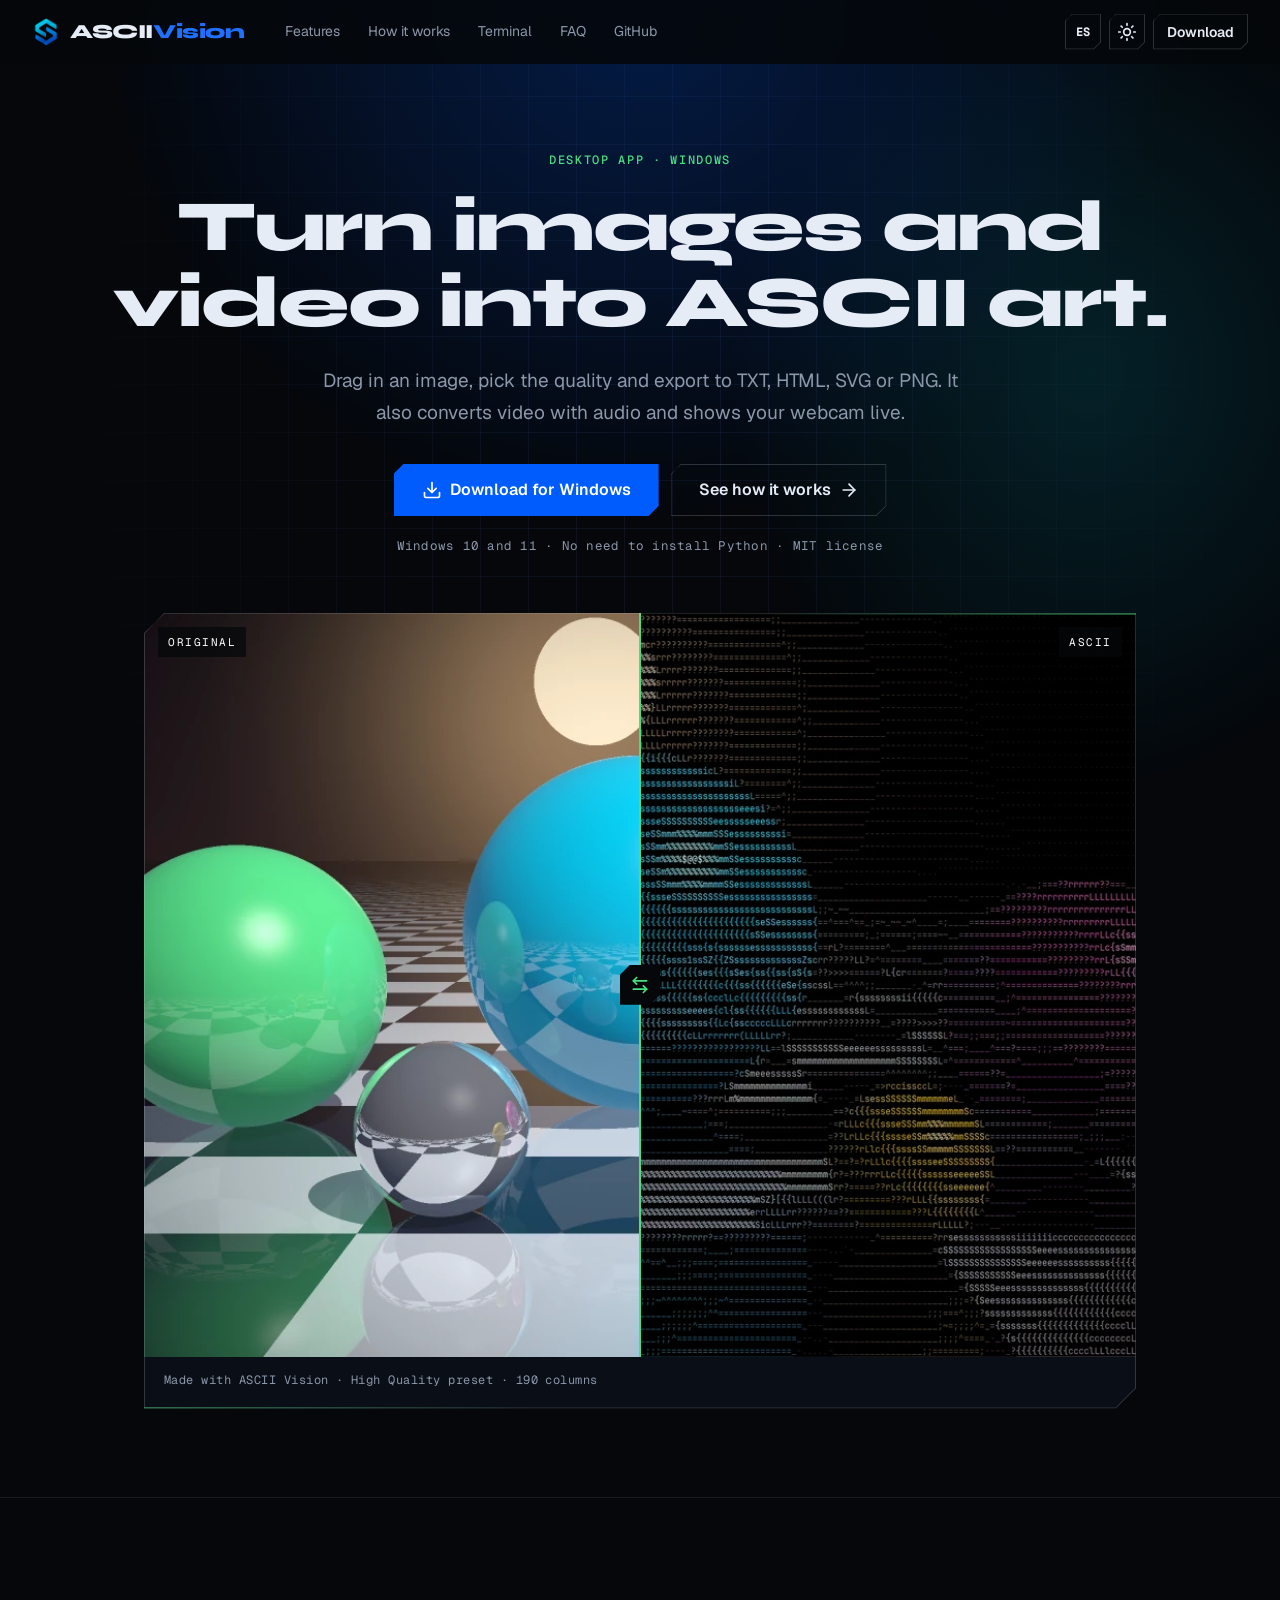
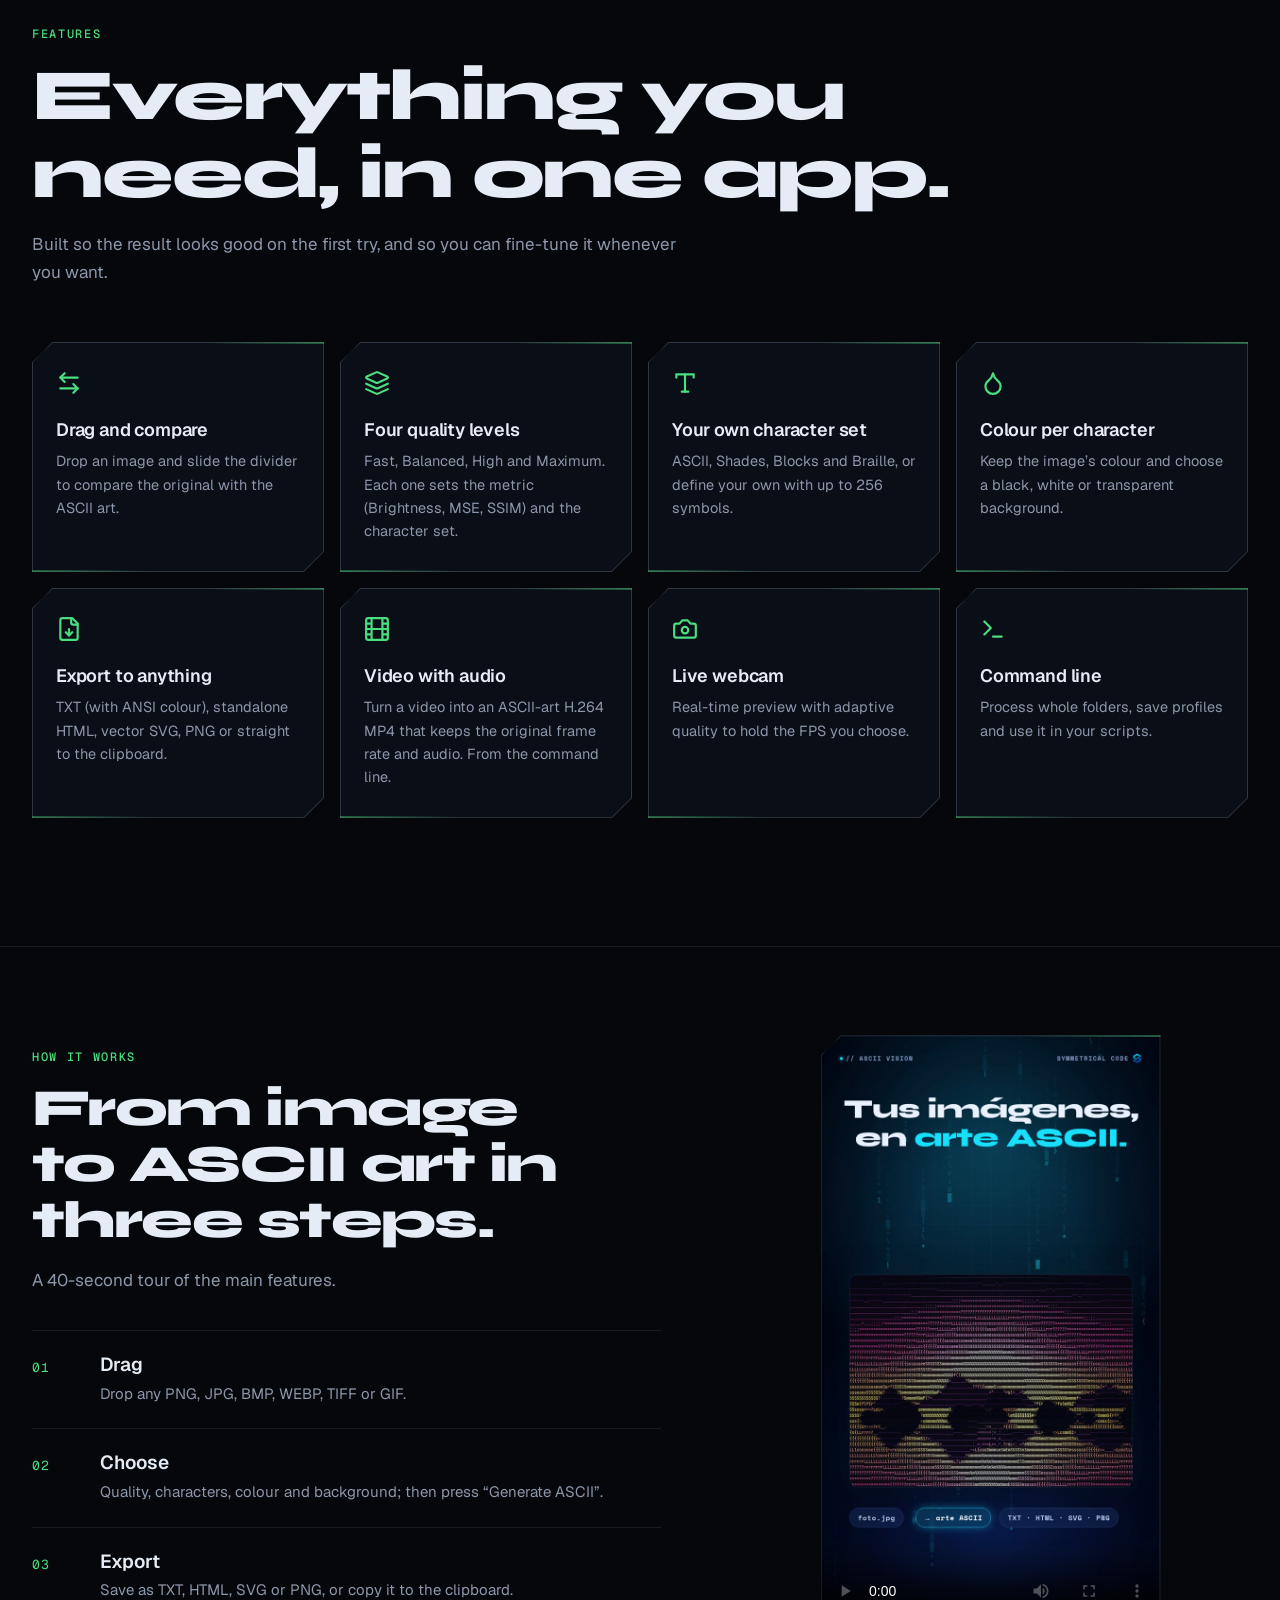
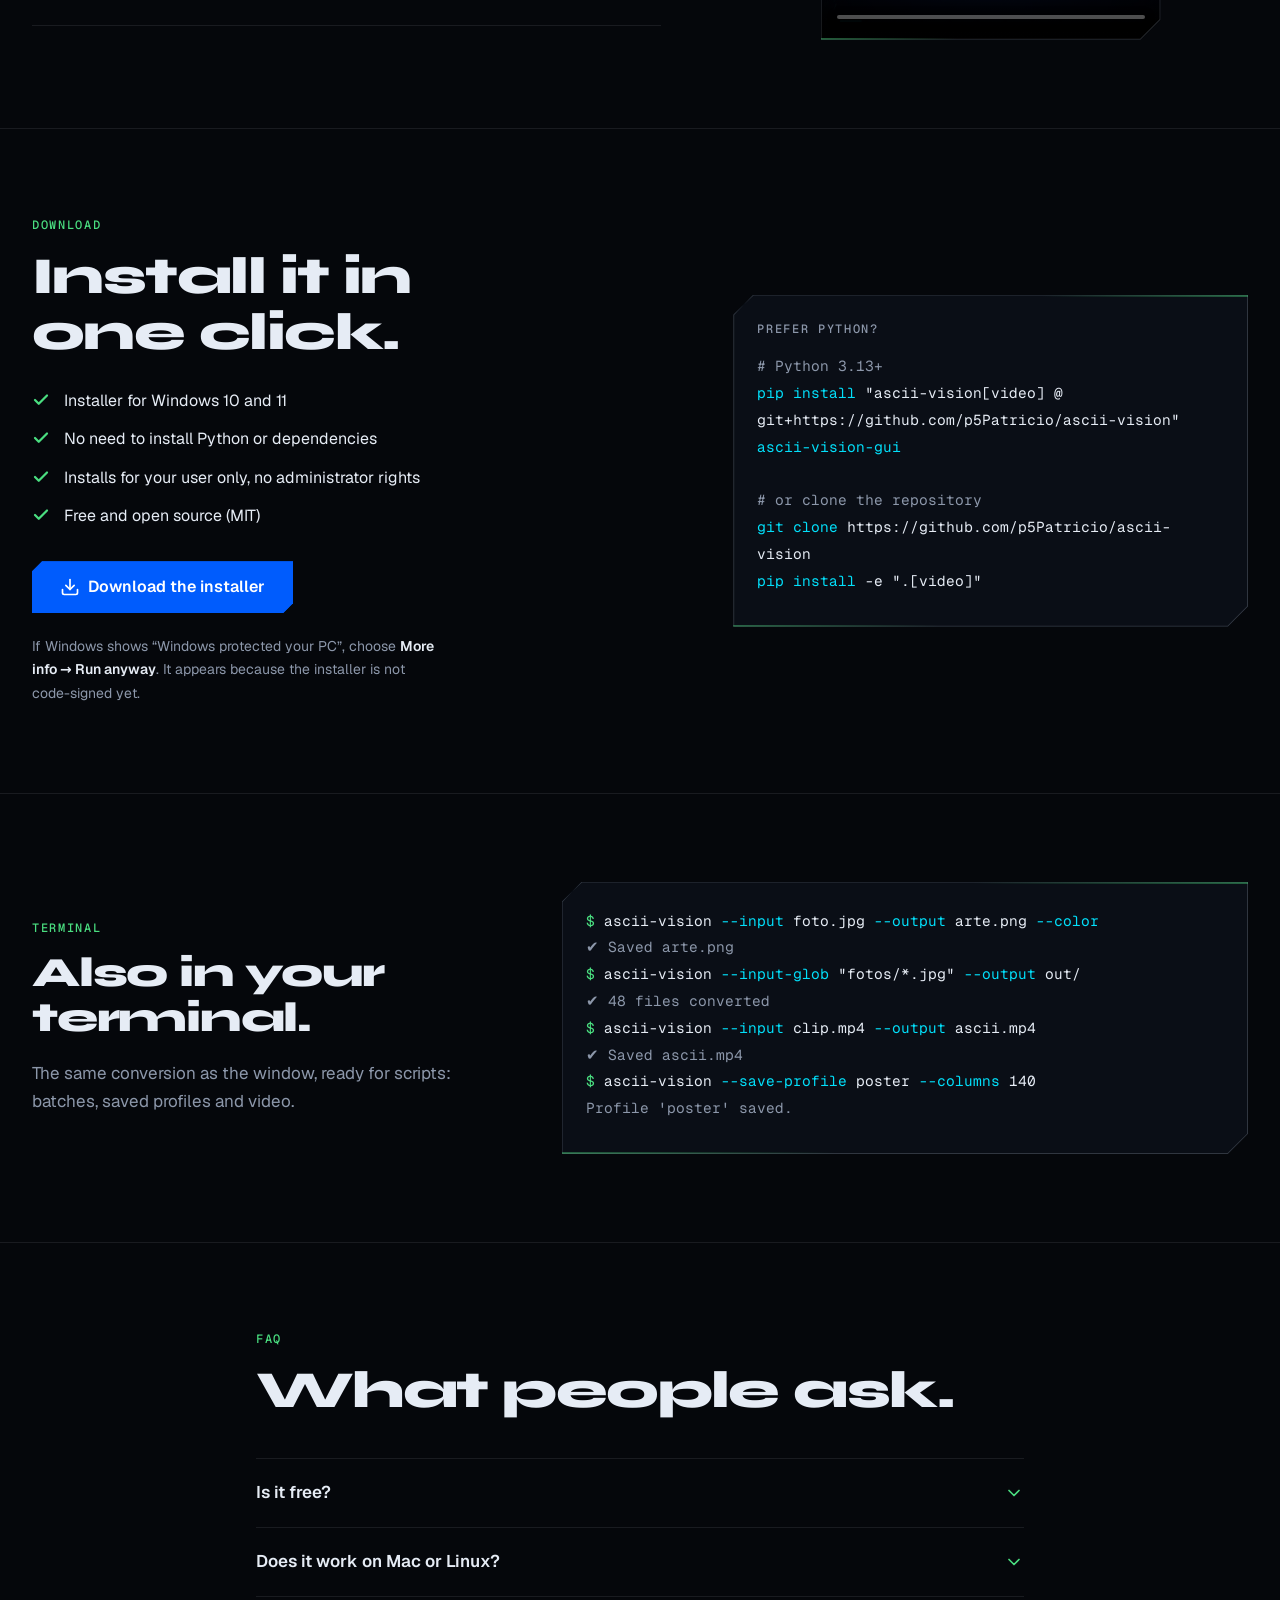
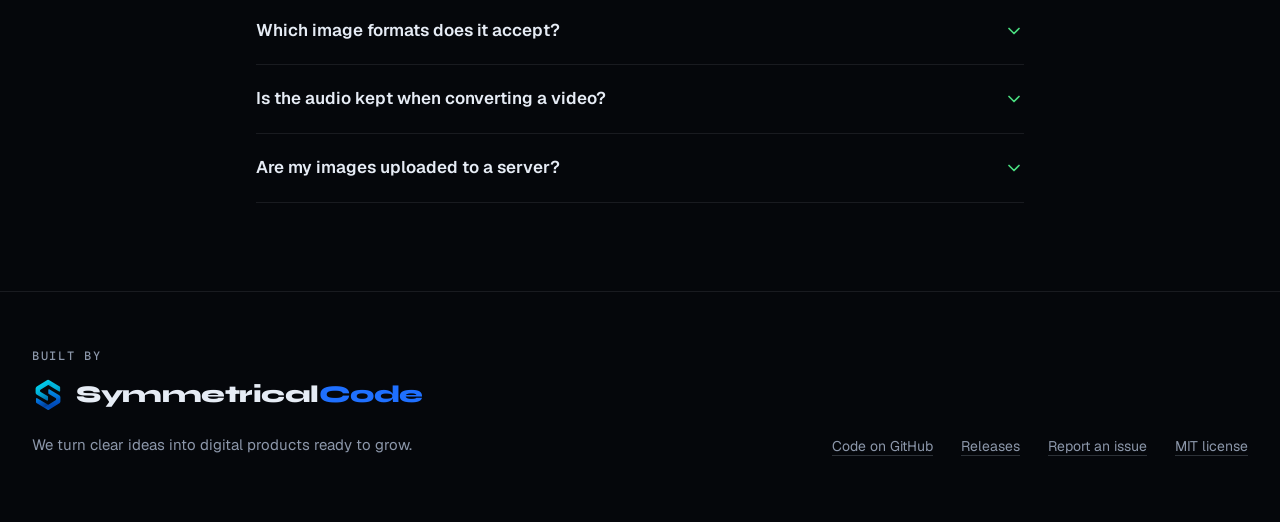
<file: site/index.html>
<!doctype html>
<html lang="es" class="dark">
<head>
<meta charset="utf-8">
<meta name="viewport" content="width=device-width,initial-scale=1">
<title>ASCII Vision — Convierte imágenes y video en arte ASCII</title>
<meta name="description" content="ASCII Vision convierte imágenes, video y webcam en arte ASCII, Braille y bloques. Exporta a TXT, HTML, SVG o PNG. Descarga gratis el instalador para Windows.">
<meta http-equiv="Content-Security-Policy" content="default-src 'self'; script-src 'self'; style-src 'self' 'unsafe-inline'; img-src 'self' data:; media-src 'self'; font-src 'self'; connect-src 'self' https://api.github.com; object-src 'none'; base-uri 'self'; form-action 'none'">
<meta name="theme-color" content="#05070b">
<link rel="icon" href="favicon.svg" type="image/svg+xml">
<link rel="canonical" href="https://ascii.symmetricalcode.com/">
<meta property="og:type" content="website">
<meta property="og:title" content="ASCII Vision — Convierte imágenes y video en arte ASCII">
<meta property="og:description" content="Arrastra una imagen, elige la calidad y exporta a TXT, HTML, SVG o PNG. También video con audio y webcam en vivo.">
<meta property="og:image" content="https://ascii.symmetricalcode.com/assets/og.jpg">
<meta name="twitter:card" content="summary_large_image">
<link rel="preload" href="assets/fonts/syne-latin.woff2" as="font" type="font/woff2" crossorigin>
<link rel="preload" href="assets/fonts/geist-latin.woff2" as="font" type="font/woff2" crossorigin>
<link rel="stylesheet" href="assets/fonts/fonts.css">
<link rel="stylesheet" href="style.css">
<script src="theme-init.js"></script>
</head>
<body>
<a class="skip" href="#main" data-i18n="skip">Saltar al contenido</a>

<!-- Icon sprite (Lucide, ISC licence) -->
<svg class="sprite" width="0" height="0" aria-hidden="true" focusable="false">
  <symbol id="i-download" viewBox="0 0 24 24"><path d="M21 15v4a2 2 0 0 1-2 2H5a2 2 0 0 1-2-2v-4"/><polyline points="7 10 12 15 17 10"/><line x1="12" x2="12" y1="15" y2="3"/></symbol>
  <symbol id="i-arrow" viewBox="0 0 24 24"><path d="M5 12h14"/><path d="m12 5 7 7-7 7"/></symbol>
  <symbol id="i-sun" viewBox="0 0 24 24"><circle cx="12" cy="12" r="4"/><path d="M12 2v2M12 20v2m-7.07-2.93 1.41-1.41m11.32-11.32 1.41-1.41M2 12h2m16 0h2M6.34 6.34 4.93 4.93m14.14 14.14-1.41-1.41"/></symbol>
  <symbol id="i-moon" viewBox="0 0 24 24"><path d="M12 3a6 6 0 0 0 9 9 9 9 0 1 1-9-9Z"/></symbol>
  <symbol id="i-menu" viewBox="0 0 24 24"><path d="M4 6h16M4 12h16M4 18h16"/></symbol>
  <symbol id="i-x" viewBox="0 0 24 24"><path d="M18 6 6 18M6 6l12 12"/></symbol>
  <symbol id="i-chevron" viewBox="0 0 24 24"><path d="m6 9 6 6 6-6"/></symbol>
  <symbol id="i-compare" viewBox="0 0 24 24"><path d="m8 3-4 4 4 4"/><path d="M4 7h16"/><path d="m16 21 4-4-4-4"/><path d="M20 17H4"/></symbol>
  <symbol id="i-layers" viewBox="0 0 24 24"><path d="M12.83 2.18a2 2 0 0 0-1.66 0L2.6 6.08a1 1 0 0 0 0 1.83l8.58 3.91a2 2 0 0 0 1.66 0l8.58-3.9a1 1 0 0 0 0-1.83Z"/><path d="m22 17.65-9.17 4.16a2 2 0 0 1-1.66 0L2 17.65"/><path d="m22 12.65-9.17 4.16a2 2 0 0 1-1.66 0L2 12.65"/></symbol>
  <symbol id="i-type" viewBox="0 0 24 24"><polyline points="4 7 4 4 20 4 20 7"/><line x1="9" x2="15" y1="20" y2="20"/><line x1="12" x2="12" y1="4" y2="20"/></symbol>
  <symbol id="i-drop" viewBox="0 0 24 24"><path d="M12 22a7 7 0 0 0 7-7c0-2-1-3.9-3-5.5s-3.5-4-4-6.5c-.5 2.5-2 4.9-4 6.5C6 11.1 5 13 5 15a7 7 0 0 0 7 7z"/></symbol>
  <symbol id="i-file" viewBox="0 0 24 24"><path d="M15 2H6a2 2 0 0 0-2 2v16a2 2 0 0 0 2 2h12a2 2 0 0 0 2-2V7Z"/><path d="M14 2v4a2 2 0 0 0 2 2h4"/><path d="M12 18v-6"/><path d="m9 15 3 3 3-3"/></symbol>
  <symbol id="i-film" viewBox="0 0 24 24"><rect width="20" height="20" x="2" y="2" rx="2"/><path d="M7 2v20M17 2v20M2 12h20M2 7h5M2 17h5M17 17h5M17 7h5"/></symbol>
  <symbol id="i-camera" viewBox="0 0 24 24"><path d="M14.5 4h-5L7 7H4a2 2 0 0 0-2 2v9a2 2 0 0 0 2 2h16a2 2 0 0 0 2-2V9a2 2 0 0 0-2-2h-3l-2.5-3z"/><circle cx="12" cy="13" r="3"/></symbol>
  <symbol id="i-terminal" viewBox="0 0 24 24"><polyline points="4 17 10 11 4 5"/><line x1="12" x2="20" y1="19" y2="19"/></symbol>
</svg>

<header class="nav" id="nav">
  <div class="nav__in container">
    <a class="brand" href="#top" aria-label="ASCII Vision">
      <img src="favicon.svg" width="28" height="28" alt="">
      <span class="brand__word">ASCII<span>Vision</span></span>
    </a>
    <nav class="nav__links" aria-label="Principal" data-i18n-attr="aria-label:nav.label">
      <a href="#funciones" data-i18n="nav.features">Funciones</a>
      <a href="#como-funciona" data-i18n="nav.how">Cómo funciona</a>
      <a href="#terminal" data-i18n="nav.terminal">Terminal</a>
      <a href="#faq" data-i18n="nav.faq">Preguntas</a>
      <a href="https://github.com/p5Patricio/ascii-vision">GitHub</a>
    </nav>
    <div class="nav__actions">
      <button class="sc-btn sc-btn--secondary sc-btn--icon sc-btn--sm" id="lang" type="button" aria-label="Cambiar idioma" title="Cambiar idioma" data-i18n-attr="aria-label:nav.lang;title:nav.lang"><span class="mono" id="lang-label">EN</span></button>
      <button class="sc-btn sc-btn--secondary sc-btn--icon sc-btn--sm" id="theme" type="button" aria-label="Cambiar tema" title="Cambiar tema" data-i18n-attr="aria-label:nav.theme;title:nav.theme">
        <svg class="ico ico--sun" aria-hidden="true"><use href="#i-sun"/></svg>
        <svg class="ico ico--moon" aria-hidden="true"><use href="#i-moon"/></svg>
      </button>
      <a class="sc-btn sc-btn--secondary sc-btn--sm nav__cta" href="#descargar" data-i18n="nav.cta">Descargar</a>
      <button class="sc-btn sc-btn--secondary sc-btn--icon sc-btn--sm nav__menu" id="menu" type="button" aria-label="Abrir menú" aria-expanded="false" aria-controls="sheet" data-i18n-attr="aria-label:nav.menu">
        <svg class="ico ico--open" aria-hidden="true"><use href="#i-menu"/></svg>
        <svg class="ico ico--close" aria-hidden="true"><use href="#i-x"/></svg>
      </button>
    </div>
  </div>
</header>

<div class="sheet" id="sheet" role="dialog" aria-modal="true" aria-label="Menú" data-i18n-attr="aria-label:nav.sheet" hidden>
  <nav class="sheet__links" aria-label="Principal" data-i18n-attr="aria-label:nav.label">
    <a href="#funciones" data-i18n="nav.features">Funciones</a>
    <a href="#como-funciona" data-i18n="nav.how">Cómo funciona</a>
    <a href="#terminal" data-i18n="nav.terminal">Terminal</a>
    <a href="#faq" data-i18n="nav.faq">Preguntas</a>
    <a href="https://github.com/p5Patricio/ascii-vision">GitHub</a>
  </nav>
  <a class="sc-btn sc-btn--primary sc-btn--lg" href="#descargar" data-sheet-close>
    <span data-i18n="nav.cta">Descargar</span><svg class="ico" aria-hidden="true"><use href="#i-arrow"/></svg>
  </a>
</div>

<main id="main">
  <!-- Hero -->
  <section class="hero" id="top">
    <div class="backdrop" aria-hidden="true"></div>
    <div class="container hero__in">
      <p class="eyebrow eyebrow--accent" data-i18n="hero.eyebrow">Aplicación de escritorio · Windows</p>
      <h1 class="hero__title" data-i18n="hero.title">Convierte imágenes y video en arte ASCII.</h1>
      <p class="hero__lead" data-i18n="hero.lead">Arrastra una imagen, elige la calidad y exporta a TXT, HTML, SVG o PNG. También convierte video con audio y muestra tu webcam en vivo.</p>
      <div class="hero__cta">
        <a class="sc-btn sc-btn--primary sc-btn--lg" id="dl-hero" href="https://github.com/p5Patricio/ascii-vision/releases/latest">
          <svg class="ico" aria-hidden="true"><use href="#i-download"/></svg>
          <span data-i18n="hero.cta1">Descargar para Windows</span>
        </a>
        <a class="sc-btn sc-btn--secondary sc-btn--lg" href="#como-funciona">
          <span data-i18n="hero.cta2">Ver cómo funciona</span><svg class="ico" aria-hidden="true"><use href="#i-arrow"/></svg>
        </a>
      </div>
      <p class="meta mono" id="dlmeta" aria-live="polite" data-i18n="hero.meta">Windows 10 y 11 · No necesitas instalar Python · Licencia MIT</p>

      <figure class="cmp cut-card" id="cmp">
        <div class="cmp__stage">
          <img class="cmp__img" src="assets/compare-original.webp" width="960" height="720" alt="Cinco esferas brillantes de colores sobre un piso de ajedrez con reflejos: imagen original" data-i18n-attr="alt:cmp.alt1">
          <img class="cmp__img cmp__ascii" src="assets/compare-ascii.webp" width="960" height="720" alt="La misma escena convertida en arte ASCII a color" data-i18n-attr="alt:cmp.alt2">
          <span class="cmp__line" aria-hidden="true"><span class="cmp__knob"><svg class="ico"><use href="#i-compare"/></svg></span></span>
          <span class="cmp__tag cmp__tag--l mono" data-i18n="cmp.l">Original</span>
          <span class="cmp__tag cmp__tag--r mono">ASCII</span>
          <input class="cmp__range" id="cmp-range" type="range" min="0" max="100" value="50" step="1" aria-label="Desliza para comparar el original con el arte ASCII" data-i18n-attr="aria-label:cmp.range">
        </div>
        <figcaption class="mono" data-i18n="cmp.cap">Hecho con ASCII Vision · calidad High Quality · 190 columnas</figcaption>
        <span class="cut-card__corner cut-card__corner--tr" aria-hidden="true"></span>
        <span class="cut-card__corner cut-card__corner--bl" aria-hidden="true"></span>
      </figure>
    </div>
  </section>

  <!-- Features -->
  <section class="section section--lg" id="funciones">
    <div class="container">
      <header class="sh sh--xl">
        <p class="eyebrow" data-i18n="feat.eyebrow">Funciones</p>
        <h2 class="sh__title" data-i18n="feat.title">Todo lo que necesitas, en una sola app.</h2>
        <p class="sh__desc" data-i18n="feat.desc">Pensada para que el resultado se vea bien a la primera y para afinarlo cuando quieras.</p>
      </header>
      <div class="features">
        <article class="cut-card feat"><svg class="ico ico--accent" aria-hidden="true"><use href="#i-compare"/></svg><h3 data-i18n="f1.t">Arrastra y compara</h3><p data-i18n="f1.d">Suelta una imagen y desliza el divisor para comparar el original con el arte ASCII.</p><span class="cut-card__corner cut-card__corner--tr" aria-hidden="true"></span><span class="cut-card__corner cut-card__corner--bl" aria-hidden="true"></span></article>
        <article class="cut-card feat"><svg class="ico ico--accent" aria-hidden="true"><use href="#i-layers"/></svg><h3 data-i18n="f2.t">Cuatro niveles de calidad</h3><p data-i18n="f2.d">Fast, Balanced, High y Maximum. Cada uno ajusta la métrica (Brightness, MSE, SSIM) y el juego de caracteres.</p><span class="cut-card__corner cut-card__corner--tr" aria-hidden="true"></span><span class="cut-card__corner cut-card__corner--bl" aria-hidden="true"></span></article>
        <article class="cut-card feat"><svg class="ico ico--accent" aria-hidden="true"><use href="#i-type"/></svg><h3 data-i18n="f3.t">Tu juego de caracteres</h3><p data-i18n="f3.d">ASCII, Shades, Blocks y Braille, o define el tuyo con hasta 256 símbolos.</p><span class="cut-card__corner cut-card__corner--tr" aria-hidden="true"></span><span class="cut-card__corner cut-card__corner--bl" aria-hidden="true"></span></article>
        <article class="cut-card feat"><svg class="ico ico--accent" aria-hidden="true"><use href="#i-drop"/></svg><h3 data-i18n="f4.t">Color por carácter</h3><p data-i18n="f4.d">Conserva el color de la imagen y elige fondo negro, blanco o transparente.</p><span class="cut-card__corner cut-card__corner--tr" aria-hidden="true"></span><span class="cut-card__corner cut-card__corner--bl" aria-hidden="true"></span></article>
        <article class="cut-card feat"><svg class="ico ico--accent" aria-hidden="true"><use href="#i-file"/></svg><h3 data-i18n="f5.t">Exporta a lo que quieras</h3><p data-i18n="f5.d">TXT (con color ANSI), HTML autónomo, SVG vectorial, PNG o directo al portapapeles.</p><span class="cut-card__corner cut-card__corner--tr" aria-hidden="true"></span><span class="cut-card__corner cut-card__corner--bl" aria-hidden="true"></span></article>
        <article class="cut-card feat"><svg class="ico ico--accent" aria-hidden="true"><use href="#i-film"/></svg><h3 data-i18n="f6.t">Video con audio</h3><p data-i18n="f6.d">Convierte un video a MP4 H.264 con arte ASCII, conservando el FPS original y el audio. Desde la línea de comandos.</p><span class="cut-card__corner cut-card__corner--tr" aria-hidden="true"></span><span class="cut-card__corner cut-card__corner--bl" aria-hidden="true"></span></article>
        <article class="cut-card feat"><svg class="ico ico--accent" aria-hidden="true"><use href="#i-camera"/></svg><h3 data-i18n="f7.t">Webcam en vivo</h3><p data-i18n="f7.d">Vista previa en tiempo real con calidad adaptativa para sostener los FPS que elijas.</p><span class="cut-card__corner cut-card__corner--tr" aria-hidden="true"></span><span class="cut-card__corner cut-card__corner--bl" aria-hidden="true"></span></article>
        <article class="cut-card feat"><svg class="ico ico--accent" aria-hidden="true"><use href="#i-terminal"/></svg><h3 data-i18n="f8.t">Línea de comandos</h3><p data-i18n="f8.d">Procesa carpetas completas, guarda perfiles y úsalo en tus scripts.</p><span class="cut-card__corner cut-card__corner--tr" aria-hidden="true"></span><span class="cut-card__corner cut-card__corner--bl" aria-hidden="true"></span></article>
      </div>
    </div>
  </section>

  <!-- How it works -->
  <section class="section" id="como-funciona">
    <div class="container split">
      <div>
        <header class="sh sh--lg">
          <p class="eyebrow" data-i18n="how.eyebrow">Cómo funciona</p>
          <h2 class="sh__title" data-i18n="how.title">De imagen a arte ASCII en tres pasos.</h2>
          <p class="sh__desc" data-i18n="how.desc">Un recorrido de 40 segundos por las funciones principales.</p>
        </header>
        <ol class="steps">
          <li><span class="mono">01</span><div><h3 data-i18n="s1.t">Arrastra</h3><p data-i18n="s1.d">Suelta cualquier PNG, JPG, BMP, WEBP, TIFF o GIF.</p></div></li>
          <li><span class="mono">02</span><div><h3 data-i18n="s2.t">Elige</h3><p data-i18n="s2.d">Calidad, caracteres, color y fondo; después pulsa «Generate ASCII».</p></div></li>
          <li><span class="mono">03</span><div><h3 data-i18n="s3.t">Exporta</h3><p data-i18n="s3.d">Guarda en TXT, HTML, SVG o PNG, o cópialo al portapapeles.</p></div></li>
        </ol>
      </div>
      <figure class="cut-card video">
        <video controls playsinline preload="metadata" poster="assets/promo-poster.jpg" aria-label="Video de presentación de ASCII Vision" data-i18n-attr="aria-label:video.label">
          <source src="assets/promo.mp4" type="video/mp4">
          <a href="assets/promo.mp4" data-i18n="video.fallback">Descargar el video</a>
        </video>
        <span class="cut-card__corner cut-card__corner--tr" aria-hidden="true"></span>
        <span class="cut-card__corner cut-card__corner--bl" aria-hidden="true"></span>
      </figure>
    </div>
  </section>

  <!-- Download -->
  <section class="section" id="descargar">
    <div class="container split">
      <div>
        <header class="sh sh--lg">
          <p class="eyebrow" data-i18n="dl.eyebrow">Descarga</p>
          <h2 class="sh__title" data-i18n="dl.title">Instálalo en un clic.</h2>
        </header>
        <ul class="checks">
          <li data-i18n="dl.p1">Instalador para Windows 10 y 11</li>
          <li data-i18n="dl.p2">No necesitas instalar Python ni dependencias</li>
          <li data-i18n="dl.p3">Se instala solo para tu usuario, sin permisos de administrador</li>
          <li data-i18n="dl.p4">Gratis y de código abierto (MIT)</li>
        </ul>
        <a class="sc-btn sc-btn--primary sc-btn--lg" id="dl-main" href="https://github.com/p5Patricio/ascii-vision/releases/latest">
          <svg class="ico" aria-hidden="true"><use href="#i-download"/></svg>
          <span data-i18n="dl.btn">Descargar el instalador</span>
        </a>
        <p class="note" data-i18n-html="dl.note">Si Windows muestra «Windows protegió tu PC», pulsa <strong>Más información → Ejecutar de todas formas</strong>. Aparece porque el instalador aún no cuenta con firma de código.</p>
      </div>
      <figure class="cut-card code code--wrap" role="region" aria-label="Instalar con Python" data-i18n-attr="aria-label:py.label">
        <p class="eyebrow" data-i18n="py.title">¿Prefieres Python?</p>
<pre><span class="c"># Python 3.13+</span>
<span class="k">pip install</span> "ascii-vision[video] @ git+https://github.com/p5Patricio/ascii-vision"
<span class="k">ascii-vision-gui</span>

<span class="c">#</span> <span class="c" data-i18n="py.or">o clona el repositorio</span>
<span class="k">git clone</span> https://github.com/p5Patricio/ascii-vision
<span class="k">pip install</span> -e ".[video]"</pre>
        <span class="cut-card__corner cut-card__corner--tr" aria-hidden="true"></span>
        <span class="cut-card__corner cut-card__corner--bl" aria-hidden="true"></span>
      </figure>
    </div>
  </section>

  <!-- Terminal -->
  <section class="section" id="terminal">
    <div class="container split split--code">
      <header class="sh sh--lg">
        <p class="eyebrow" data-i18n="cli.eyebrow">Terminal</p>
        <h2 class="sh__title" data-i18n="cli.title">También en tu terminal.</h2>
        <p class="sh__desc" data-i18n="cli.desc">La misma conversión de la ventana, lista para scripts: lotes, perfiles guardados y video.</p>
      </header>
      <figure class="cut-card code">
<pre><span class="p">$</span> ascii-vision <span class="f">--input</span> foto.jpg <span class="f">--output</span> arte.png <span class="f">--color</span>
<span class="o">✔ Saved arte.png</span>
<span class="p">$</span> ascii-vision <span class="f">--input-glob</span> "fotos/*.jpg" <span class="f">--output</span> out/
<span class="o">✔ 48 files converted</span>
<span class="p">$</span> ascii-vision <span class="f">--input</span> clip.mp4 <span class="f">--output</span> ascii.mp4
<span class="o">✔ Saved ascii.mp4</span>
<span class="p">$</span> ascii-vision <span class="f">--save-profile</span> poster <span class="f">--columns</span> 140
<span class="o">Profile 'poster' saved.</span></pre>
        <span class="cut-card__corner cut-card__corner--tr" aria-hidden="true"></span>
        <span class="cut-card__corner cut-card__corner--bl" aria-hidden="true"></span>
      </figure>
    </div>
  </section>

  <!-- FAQ -->
  <section class="section" id="faq">
    <div class="container container--narrow">
      <header class="sh sh--lg">
        <p class="eyebrow" data-i18n="faq.eyebrow">Preguntas frecuentes</p>
        <h2 class="sh__title" data-i18n="faq.title">Lo que suelen preguntar.</h2>
      </header>
      <div class="faq">
        <details><summary><span data-i18n="q1.q">¿Es gratis?</span><svg class="ico" aria-hidden="true"><use href="#i-chevron"/></svg></summary><p data-i18n="q1.a">Sí. ASCII Vision es de código abierto bajo licencia MIT: puedes usarlo, modificarlo y compartirlo.</p></details>
        <details><summary><span data-i18n="q2.q">¿Funciona en Mac o Linux?</span><svg class="ico" aria-hidden="true"><use href="#i-chevron"/></svg></summary><p data-i18n="q2.a">El instalador es para Windows. En Mac y Linux puedes usarlo con Python 3.13 o superior, instalándolo desde el repositorio de GitHub (las instrucciones están en la sección de descarga).</p></details>
        <details><summary><span data-i18n="q3.q">¿Qué formatos de imagen acepta?</span><svg class="ico" aria-hidden="true"><use href="#i-chevron"/></svg></summary><p data-i18n="q3.a">PNG, JPG, BMP, WEBP, TIFF y GIF. Para video (MP4, AVI, MOV, MKV, WEBM) usa la línea de comandos.</p></details>
        <details><summary><span data-i18n="q4.q">¿Se conserva el audio al convertir un video?</span><svg class="ico" aria-hidden="true"><use href="#i-chevron"/></svg></summary><p data-i18n="q4.a">Sí. El resultado mantiene el FPS original y el audio, en MP4 H.264.</p></details>
        <details><summary><span data-i18n="q5.q">¿Mis imágenes se suben a algún servidor?</span><svg class="ico" aria-hidden="true"><use href="#i-chevron"/></svg></summary><p data-i18n="q5.a">No. Todo se procesa en tu equipo; la aplicación no envía tus archivos a ningún sitio.</p></details>
      </div>
    </div>
  </section>
</main>

<footer class="footer">
  <div class="container footer__in">
    <div class="footer__by">
      <p class="eyebrow" data-i18n="foot.by">Desarrollado por</p>
      <a class="footer__brand" href="https://symmetricalcode.com" aria-label="Symmetrical Code">
        <img src="favicon.svg" width="32" height="32" alt="">
        <span class="brand__word">Symmetrical<span>Code</span></span>
      </a>
      <p class="footer__tag" data-i18n="foot.tag">Convertimos ideas claras en productos digitales listos para crecer.</p>
    </div>
    <nav class="footer__links" aria-label="Enlaces" data-i18n-attr="aria-label:foot.nav">
      <a href="https://github.com/p5Patricio/ascii-vision" data-i18n="foot.code">Código en GitHub</a>
      <a href="https://github.com/p5Patricio/ascii-vision/releases" data-i18n="foot.rel">Versiones</a>
      <a href="https://github.com/p5Patricio/ascii-vision/issues" data-i18n="foot.issue">Reportar un problema</a>
      <a href="https://github.com/p5Patricio/ascii-vision/blob/main/LICENSE" data-i18n="foot.lic">Licencia MIT</a>
    </nav>
  </div>
</footer>

<script src="app.js"></script>
</body>
</html>
</file>
<file: site/assets/fonts/fonts.css>
/* Self-hosted (variable fonts). Syne: SIL OFL. Geist / Geist Mono: SIL OFL. */
@font-face{font-family:'Syne';font-style:normal;font-weight:400 800;font-display:swap;src:url(syne-latin-ext.woff2) format('woff2');unicode-range:U+0100-02BA, U+02BD-02C5, U+02C7-02CC, U+02CE-02D7, U+02DD-02FF, U+0304, U+0308, U+0329, U+1D00-1DBF, U+1E00-1E9F, U+1EF2-1EFF, U+2020, U+20A0-20AB, U+20AD-20C0, U+2113, U+2C60-2C7F, U+A720-A7FF}
@font-face{font-family:'Syne';font-style:normal;font-weight:400 800;font-display:swap;src:url(syne-latin.woff2) format('woff2');unicode-range:U+0000-00FF, U+0131, U+0152-0153, U+02BB-02BC, U+02C6, U+02DA, U+02DC, U+0304, U+0308, U+0329, U+2000-206F, U+20AC, U+2122, U+2191, U+2193, U+2212, U+2215, U+FEFF, U+FFFD}
@font-face{font-family:'Geist';font-style:normal;font-weight:100 900;font-display:swap;src:url(geist-latin-ext.woff2) format('woff2');unicode-range:U+0100-02BA, U+02BD-02C5, U+02C7-02CC, U+02CE-02D7, U+02DD-02FF, U+0304, U+0308, U+0329, U+1D00-1DBF, U+1E00-1E9F, U+1EF2-1EFF, U+2020, U+20A0-20AB, U+20AD-20C0, U+2113, U+2C60-2C7F, U+A720-A7FF}
@font-face{font-family:'Geist';font-style:normal;font-weight:100 900;font-display:swap;src:url(geist-latin.woff2) format('woff2');unicode-range:U+0000-00FF, U+0131, U+0152-0153, U+02BB-02BC, U+02C6, U+02DA, U+02DC, U+0304, U+0308, U+0329, U+2000-206F, U+20AC, U+2122, U+2191, U+2193, U+2212, U+2215, U+FEFF, U+FFFD}
@font-face{font-family:'Geist Mono';font-style:normal;font-weight:100 900;font-display:swap;src:url(geist-mono-latin-ext.woff2) format('woff2');unicode-range:U+0100-02BA, U+02BD-02C5, U+02C7-02CC, U+02CE-02D7, U+02DD-02FF, U+0304, U+0308, U+0329, U+1D00-1DBF, U+1E00-1E9F, U+1EF2-1EFF, U+2020, U+20A0-20AB, U+20AD-20C0, U+2113, U+2C60-2C7F, U+A720-A7FF}
@font-face{font-family:'Geist Mono';font-style:normal;font-weight:100 900;font-display:swap;src:url(geist-mono-latin.woff2) format('woff2');unicode-range:U+0000-00FF, U+0131, U+0152-0153, U+02BB-02BC, U+02C6, U+02DA, U+02DC, U+0304, U+0308, U+0329, U+2000-206F, U+20AC, U+2122, U+2191, U+2193, U+2212, U+2215, U+FEFF, U+FFFD}
</file>
<file: site/style.css>
/* ASCII Vision — landing page.
   Built on the Symmetrical Code design system (DESIGN.md): same tokens, fonts, cut-corner buttons and cards,
   hairline sections. The tool's own touch is its terminal-green accent (--svc-accent), the same mechanism the
   Symmetrical Code service pages use, plus the before/after ASCII comparer. */

/* ---------- Tokens ---------- */
:root, html.dark {
  --bg: #05070b; --surface: #0a0e16; --raised: #121a28;
  --line: rgba(214, 226, 245, .09); --line-2: rgba(214, 226, 245, .19);
  --text: #e6ecf5; --muted: #8c97aa; --subtle: #5e687b;
  --brand-blue: #005cfd; --brand-blue-hover: #1f70ff; --brand-cyan: #02e0fb; --brand-deep: #003aae;
  --on-brand: #ffffff; --focus: #02e0fb;
  --grid: rgba(110, 150, 225, .08); --glow: rgba(0, 92, 253, .45); --glow-2: rgba(2, 224, 251, .22);
  /* Tool accent (one per view, like --svc-accent on the service pages): terminal green */
  --svc-accent: #4ade80; --svc-glow: rgba(74, 222, 128, .25);
  color-scheme: dark;
}
html.light {
  --bg: #f5f7fa; --surface: #ffffff; --raised: #e9eef5;
  --line: rgba(10, 22, 46, .1); --line-2: rgba(10, 22, 46, .2);
  --text: #0a0f1a; --muted: #566175; --subtle: #8a93a4;
  --brand-blue: #0052e6; --brand-blue-hover: #0046c8; --brand-cyan: #0089b8; --brand-deep: #003aae;
  --on-brand: #ffffff; --focus: #0052e6;
  --grid: rgba(0, 60, 170, .07); --glow: rgba(0, 92, 253, .2); --glow-2: rgba(2, 190, 235, .16);
  --svc-accent: #15803d; --svc-glow: rgba(21, 128, 61, .25);
  color-scheme: light;
}
:root {
  --ff-display: 'Syne', 'Geist', ui-sans-serif, system-ui, sans-serif;
  --ff-text: 'Geist', ui-sans-serif, system-ui, -apple-system, 'Segoe UI', sans-serif;
  --ff-mono: 'Geist Mono', ui-monospace, 'SFMono-Regular', Consolas, monospace;
}

/* ---------- Base ---------- */
*, *::before, *::after { box-sizing: border-box; }
* { margin: 0; padding: 0; }
html { scroll-behavior: smooth; scroll-padding-top: 76px; -webkit-text-size-adjust: 100%; }
body { background: var(--bg); color: var(--text); font: 400 16px/1.65 var(--ff-text); -webkit-font-smoothing: antialiased; overflow-x: hidden; }
body.is-locked { overflow: hidden; }
img, video, svg { display: block; max-width: 100%; }
img, video { height: auto; }
a { color: inherit; }
.mono { font-family: var(--ff-mono); }
.sprite { position: absolute; width: 0; height: 0; overflow: hidden; }
.ico { width: 20px; height: 20px; flex: none; fill: none; stroke: currentColor; stroke-width: 2; stroke-linecap: round; stroke-linejoin: round; }
.ico--accent { color: var(--svc-accent); }
.skip { position: absolute; left: -9999px; top: 8px; z-index: 100; padding: 10px 16px; background: var(--brand-blue); color: var(--on-brand); font-weight: 600; text-decoration: none; }
.skip:focus { left: 8px; }
:focus-visible { outline: 2px solid var(--focus); outline-offset: 3px; }
.sc-btn:focus-visible, .cut-card:focus-visible { outline: none; }

.container { width: 100%; max-width: 80rem; margin-inline: auto; padding-inline: 20px; }
.container--narrow { max-width: 52rem; }
@media (min-width: 640px) { .container { padding-inline: 24px; } }
@media (min-width: 1024px) { .container { padding-inline: 32px; } }

/* ---------- Eyebrow / SectionHeading ---------- */
.eyebrow { font: 500 12px/1.4 var(--ff-mono); letter-spacing: .14em; text-transform: uppercase; color: var(--muted); }
.eyebrow--accent { color: var(--svc-accent); }
.sh { container-type: inline-size; }
.sh .eyebrow { color: var(--svc-accent); }
.sh__title { font-family: var(--ff-display); font-weight: 800; letter-spacing: -.03em; line-height: 1.08; margin: 14px 0 0; overflow-wrap: normal; hyphens: manual; text-wrap: balance; }
.sh--xl .sh__title { font-size: clamp(36px, 6vw, 72px); font-size: min(clamp(36px, 6vw, 72px), calc(100cqi / 10.6)); }
.sh--lg .sh__title { font-size: clamp(28px, 4.5vw, 52px); font-size: min(clamp(28px, 4.5vw, 52px), calc(100cqi / 11)); }
.sh__desc { margin-top: 18px; max-width: 60ch; color: var(--muted); font-size: 17px; }

/* ---------- Button (cut corners, 45deg, top-left + bottom-right) ---------- */
.sc-btn {
  --cut: 9px; --bw: 1px; --k: calc(var(--cut) + var(--bw) * .4142);
  --ring: var(--line-2); --btn-bg: transparent; --btn-fg: var(--text);
  position: relative; display: inline-flex; align-items: center; justify-content: center; gap: 8px;
  height: 44px; padding: 0 20px; border: 0; background: var(--btn-bg); color: var(--btn-fg);
  font: 600 15px/1 var(--ff-text); white-space: nowrap; text-decoration: none; cursor: pointer;
  clip-path: polygon(var(--cut) 0, 100% 0, 100% calc(100% - var(--cut)), calc(100% - var(--cut)) 100%, 0 100%, 0 var(--cut));
  transition: background-color .18s ease, color .18s ease; -webkit-tap-highlight-color: transparent;
}
.sc-btn::before {
  content: ""; position: absolute; inset: 0; background: var(--ring); pointer-events: none;
  clip-path: polygon(evenodd,
    var(--cut) 0, 100% 0, 100% calc(100% - var(--cut)), calc(100% - var(--cut)) 100%, 0 100%, 0 var(--cut),
    var(--k) var(--bw), calc(100% - var(--bw)) var(--bw), calc(100% - var(--bw)) calc(100% - var(--k)),
    calc(100% - var(--k)) calc(100% - var(--bw)), var(--bw) calc(100% - var(--bw)), var(--bw) var(--k));
}
.sc-btn:active { transform: translateY(1px); transition: background-color .18s ease, color .18s ease, transform .12s ease; }
.sc-btn:focus-visible { --ring: var(--focus); --bw: 2px; }
.sc-btn--primary { --btn-bg: var(--brand-blue); --btn-fg: var(--on-brand); --ring: var(--brand-blue); }
.sc-btn--primary:hover { --btn-bg: var(--brand-blue-hover); --ring: var(--brand-blue-hover); }
.sc-btn--primary:active { --btn-bg: var(--brand-deep); --ring: var(--brand-deep); }
.sc-btn--primary:focus-visible { --ring: var(--focus); }
.sc-btn--secondary:hover { --ring: var(--muted); }
.sc-btn--sm { --cut: 7px; height: 36px; padding: 0 14px; font-size: 14px; }
.sc-btn--lg { --cut: 10px; height: 52px; padding: 0 28px; font-size: 16px; }
.sc-btn--icon { --cut: 7px; width: 44px; padding: 0; }
.sc-btn--icon.sc-btn--sm { width: 36px; }
.sc-btn--icon .mono { font-size: 12px; font-weight: 700; letter-spacing: .02em; }

/* ---------- CutCard ---------- */
.cut-card {
  --cut: 16px; --bw: 1px; --k: calc(var(--cut) + var(--bw) * .4142); --cc-accent: var(--svc-accent); --ring: var(--line-2);
  position: relative; background: var(--surface); transition: transform .2s ease;
  clip-path: polygon(var(--cut) 0, 100% 0, 100% calc(100% - var(--cut)), calc(100% - var(--cut)) 100%, 0 100%, 0 var(--cut));
}
@media (min-width: 1024px) { .cut-card { --cut: 20px; } }
.cut-card::before {
  content: ""; position: absolute; inset: 0; z-index: 2; pointer-events: none; background: var(--ring); transition: background-color .2s ease;
  clip-path: polygon(evenodd,
    var(--cut) 0, 100% 0, 100% calc(100% - var(--cut)), calc(100% - var(--cut)) 100%, 0 100%, 0 var(--cut),
    var(--k) var(--bw), calc(100% - var(--bw)) var(--bw), calc(100% - var(--bw)) calc(100% - var(--k)),
    calc(100% - var(--k)) calc(100% - var(--bw)), var(--bw) calc(100% - var(--bw)), var(--bw) var(--k));
}
.cut-card__corner { position: absolute; z-index: 3; width: 40%; height: 2px; pointer-events: none; opacity: .4; transition: opacity .2s ease; }
.cut-card__corner--tr { top: 0; right: 0; background: linear-gradient(270deg, var(--cc-accent), transparent); }
.cut-card__corner--bl { bottom: 0; left: 0; background: linear-gradient(90deg, var(--cc-accent), transparent); }
.cut-card:hover, .cut-card:focus-within { --ring: var(--cc-accent); transform: translateY(-2px); }
.cut-card:hover .cut-card__corner, .cut-card:focus-within .cut-card__corner { opacity: 1; }

/* ---------- Navbar ---------- */
.nav { position: fixed; inset: 0 0 auto 0; z-index: 60; height: 64px; background: color-mix(in srgb, var(--bg) 88%, transparent); -webkit-backdrop-filter: blur(8px); backdrop-filter: blur(8px); border-bottom: 1px solid transparent; transition: border-color .3s ease; }
.nav.is-scrolled { border-bottom-color: var(--line); }
.nav__in { height: 100%; display: flex; align-items: center; gap: 24px; }
.brand { display: inline-flex; align-items: center; gap: 10px; text-decoration: none; margin-right: auto; }
.brand img { width: 28px; height: 28px; }
.brand__word { font: 800 20px/1 var(--ff-display); letter-spacing: -.02em; color: var(--text); white-space: nowrap; }
.brand__word span { color: var(--brand-blue); }
html.dark .brand__word span, html.dark .footer .brand__word span { color: var(--brand-blue-hover); }
.nav__links { display: none; gap: 28px; font-size: 14px; color: var(--muted); }
.nav__links a { text-decoration: none; transition: color .18s ease; }
.nav__links a:hover, .nav__links a[aria-current="page"] { color: var(--text); }
.nav__actions { display: flex; align-items: center; gap: 8px; }
.nav__cta { display: none; }
.ico--sun, .ico--close { display: none; }
html.dark .ico--sun { display: block; } html.dark .ico--moon { display: none; }
.nav__menu[aria-expanded="true"] .ico--open { display: none; } .nav__menu[aria-expanded="true"] .ico--close { display: block; }
@media (min-width: 1024px) { .nav__links { display: flex; } .nav__cta { display: inline-flex; } .nav__menu { display: none; } .nav__in { gap: 40px; } .brand { margin-right: 0; } .nav__actions { margin-left: auto; } }
.sheet { position: fixed; inset: 64px 0 0 0; z-index: 55; background: var(--bg); padding: 24px 20px 32px; display: flex; flex-direction: column; gap: 28px; overflow-y: auto; }
.sheet[hidden] { display: none; }
.sheet__links { display: flex; flex-direction: column; }
.sheet__links a { font: 600 22px/1 var(--ff-text); text-decoration: none; padding: 20px 0; border-bottom: 1px solid var(--line); }
.sheet .sc-btn { align-self: flex-start; }
@media (min-width: 1024px) { .sheet { display: none !important; } }

/* ---------- Hero + SymmetryBackdrop ---------- */
.hero { position: relative; overflow: hidden; padding: 128px 0 56px; }
@media (min-width: 640px) { .hero { padding: 152px 0 88px; } }
.backdrop { position: absolute; inset: 0; pointer-events: none; }
.backdrop::before { content: ""; position: absolute; inset: 0; background-image: linear-gradient(var(--grid) 1px, transparent 1px), linear-gradient(90deg, var(--grid) 1px, transparent 1px); background-size: 48px 48px; -webkit-mask-image: radial-gradient(ellipse at 50% 30%, #000 10%, transparent 72%); mask-image: radial-gradient(ellipse at 50% 30%, #000 10%, transparent 72%); }
.backdrop::after { content: ""; position: absolute; inset: 0; background: radial-gradient(60% 50% at 50% 0%, var(--glow), transparent 70%), radial-gradient(40% 40% at 85% 25%, var(--glow-2), transparent 70%); opacity: .55; }
.hero__in { position: relative; display: flex; flex-direction: column; align-items: center; text-align: center; container-type: inline-size; }
.hero__title { margin: 20px 0 0; max-width: 17ch; font-family: var(--ff-display); font-weight: 800; letter-spacing: -.03em; line-height: 1.06; overflow-wrap: normal; hyphens: manual; text-wrap: balance; font-size: clamp(32px, 8vw, 72px); font-size: clamp(30px, calc(100cqi / 8.6), 72px); }
.hero__lead { margin-top: 24px; max-width: 42rem; color: var(--muted); font-size: clamp(16px, 2vw, 19px); }
.hero__cta { display: flex; flex-wrap: wrap; justify-content: center; gap: 12px; margin-top: 36px; }
.meta { margin-top: 20px; font-size: 12.5px; letter-spacing: .02em; color: var(--muted); min-height: 1.5em; }

/* ---------- Comparer (before / after, made with the app) ---------- */
.cmp { --pos: 50%; width: 100%; max-width: 62rem; margin: 56px 0 0; text-align: left; }
.cmp__stage { position: relative; aspect-ratio: 4 / 3; overflow: hidden; background: #000; touch-action: pan-y; }
.cmp__img { position: absolute; inset: 0; width: 100%; height: 100%; object-fit: cover; }
.cmp__ascii { clip-path: inset(0 0 0 var(--pos)); }
.cmp__line { position: absolute; top: 0; bottom: 0; left: var(--pos); width: 2px; margin-left: -1px; background: var(--svc-accent); pointer-events: none; }
.cmp__knob { position: absolute; top: 50%; left: 50%; width: 40px; height: 40px; margin: -20px 0 0 -20px; display: grid; place-items: center; background: var(--bg); color: var(--svc-accent); --cut: 10px; clip-path: polygon(var(--cut) 0, 100% 0, 100% calc(100% - var(--cut)), calc(100% - var(--cut)) 100%, 0 100%, 0 var(--cut)); }
.cmp__tag { position: absolute; top: 14px; padding: 6px 10px; font-size: 11px; letter-spacing: .14em; text-transform: uppercase; color: #fff; background: rgba(5, 7, 11, .72); pointer-events: none; }
.cmp__tag--l { left: 14px; } .cmp__tag--r { right: 14px; }
.cmp__range { position: absolute; inset: 0; width: 100%; height: 100%; margin: 0; opacity: 0; cursor: ew-resize; }
.cmp__stage:has(.cmp__range:focus-visible) { outline: 2px solid var(--focus); outline-offset: -2px; }
.cmp figcaption { padding: 14px 20px 18px; font-size: 12px; letter-spacing: .04em; color: var(--muted); }

/* ---------- Sections (hairlines, not boxes) ---------- */
.section { border-top: 1px solid var(--line); padding: 56px 0; }
@media (min-width: 640px) { .section { padding: 88px 0; } }
.section--lg { padding: 80px 0; }
@media (min-width: 640px) { .section--lg { padding: 112px 0; } }
@media (min-width: 768px) { .section--lg { padding: 128px 0; } }
.split { display: grid; gap: 48px; align-items: center; }
@media (min-width: 1024px) { .split { grid-template-columns: minmax(0, 1.1fr) minmax(0, .9fr); gap: 72px; } .split--code { grid-template-columns: minmax(0, .8fr) minmax(0, 1.2fr); } }
.split > * { min-width: 0; }

/* Features */
.features { display: grid; gap: 16px; margin-top: 56px; grid-template-columns: minmax(0, 1fr); }
@media (min-width: 640px) { .features { grid-template-columns: repeat(2, minmax(0, 1fr)); } }
@media (min-width: 1024px) { .features { grid-template-columns: repeat(4, minmax(0, 1fr)); } }
.feat { padding: 28px 24px 30px; }
.feat .ico { width: 26px; height: 26px; margin-bottom: 22px; }
.feat h3 { font: 600 18px/1.3 var(--ff-text); letter-spacing: -.01em; margin-bottom: 8px; }
.feat p { font-size: 14.5px; line-height: 1.6; color: var(--muted); }

/* Steps */
.steps { list-style: none; margin-top: 36px; border-top: 1px solid var(--line); }
.steps li { display: grid; grid-template-columns: 56px minmax(0, 1fr); gap: 12px; padding: 22px 0; border-bottom: 1px solid var(--line); }
.steps .mono { font-size: 13px; letter-spacing: .08em; color: var(--svc-accent); padding-top: 4px; }
.steps h3 { font: 600 19px/1.3 var(--ff-text); margin-bottom: 4px; }
.steps p { color: var(--muted); font-size: 15px; }

/* Video */
.video { width: min(340px, 100%); margin-inline: auto; padding: 0; background: #000; }
.video video { width: 100%; aspect-ratio: 9 / 16; object-fit: cover; background: #000; }

/* Download */
.checks { list-style: none; display: grid; gap: 12px; margin: 28px 0 32px; }
.checks li { display: grid; grid-template-columns: 20px minmax(0, 1fr); gap: 12px; align-items: start; color: var(--text); }
.checks li::before { content: ""; width: 18px; height: 18px; margin-top: 3px; background: var(--svc-accent); -webkit-mask: url("data:image/svg+xml,%3Csvg xmlns='http://www.w3.org/2000/svg' viewBox='0 0 24 24' fill='none' stroke='black' stroke-width='3' stroke-linecap='round' stroke-linejoin='round'%3E%3Cpath d='M20 6 9 17l-5-5'/%3E%3C/svg%3E") center / contain no-repeat; mask: url("data:image/svg+xml,%3Csvg xmlns='http://www.w3.org/2000/svg' viewBox='0 0 24 24' fill='none' stroke='black' stroke-width='3' stroke-linecap='round' stroke-linejoin='round'%3E%3Cpath d='M20 6 9 17l-5-5'/%3E%3C/svg%3E") center / contain no-repeat; }
.note { margin-top: 22px; max-width: 46ch; font-size: 14px; color: var(--muted); }
.note strong { color: var(--text); font-weight: 600; }

/* Code blocks */
.code { padding: 26px 24px 28px; }
.code .eyebrow { margin-bottom: 16px; color: var(--muted); }
.code pre { font: 400 13.5px/1.85 var(--ff-mono); color: var(--text); white-space: pre; overflow-x: auto; padding-bottom: 4px; }
.code--wrap pre { white-space: pre-wrap; overflow-wrap: anywhere; overflow-x: visible; }
.code .c { color: var(--muted); } .code .k, .code .f { color: var(--brand-cyan); }
html.light .code .k, html.light .code .f { color: var(--brand-blue); } /* cyan is 3.7:1 on light, below the 4.5:1 floor */
.code .p { color: var(--svc-accent); } .code .o { color: var(--muted); }
@media (min-width: 640px) { .code pre { font-size: 14.5px; } }

/* FAQ */
.faq { margin-top: 40px; border-top: 1px solid var(--line); }
.faq details { border-bottom: 1px solid var(--line); }
.faq summary { display: flex; justify-content: space-between; align-items: center; gap: 16px; padding: 22px 0; cursor: pointer; list-style: none; font: 600 17px/1.4 var(--ff-text); }
.faq summary::-webkit-details-marker { display: none; }
.faq summary .ico { color: var(--svc-accent); transition: transform .2s ease; }
.faq details[open] summary .ico { transform: rotate(180deg); }
.faq summary:focus-visible { outline-offset: -2px; }
.faq p { padding: 0 0 24px; max-width: 60ch; color: var(--muted); }

/* Footer */
.footer { border-top: 1px solid var(--line); padding: 56px 0 64px; }
.footer__in { display: grid; gap: 40px; }
@media (min-width: 768px) { .footer__in { grid-template-columns: minmax(0, 1fr) auto; align-items: end; } }
.footer__brand { display: inline-flex; align-items: center; gap: 12px; margin-top: 14px; text-decoration: none; }
.footer__brand img { width: 32px; height: 32px; }
.footer__brand .brand__word { font-size: clamp(16px, 5vw, 24px); }
.footer__brand { max-width: 100%; }
.footer__tag { margin-top: 14px; max-width: 40ch; color: var(--muted); font-size: 15px; }
.footer__links { display: flex; flex-wrap: wrap; gap: 12px 28px; font-size: 14px; color: var(--muted); }
.footer__links a { text-decoration: underline; text-decoration-color: var(--line-2); text-underline-offset: 4px; transition: color .18s ease, text-decoration-color .18s ease; }
.footer__links a:hover { color: var(--text); text-decoration-color: var(--brand-cyan); }

/* ---------- Small screens ---------- */
@media (max-width: 479px) { .hero__cta { flex-direction: column; align-items: stretch; width: 100%; } }
@media (max-width: 380px) { .container { padding-inline: 16px; } .brand__word { font-size: 17px; } .sc-btn--lg { padding: 0 20px; font-size: 15px; } .hero__cta .sc-btn { width: 100%; } }

/* ---------- Reduced motion ---------- */
@media (prefers-reduced-motion: reduce) {
  html { scroll-behavior: auto; }
  .sc-btn, .cut-card, .cut-card::before, .cut-card__corner, .nav, .faq summary .ico { transition: none; }
  .sc-btn:active, .cut-card:hover, .cut-card:focus-within { transform: none; }
}

/* Interactive cards must not lift while being dragged / played */
.cmp:hover, .cmp:focus-within, .video:hover, .video:focus-within { transform: none; }
</file>
